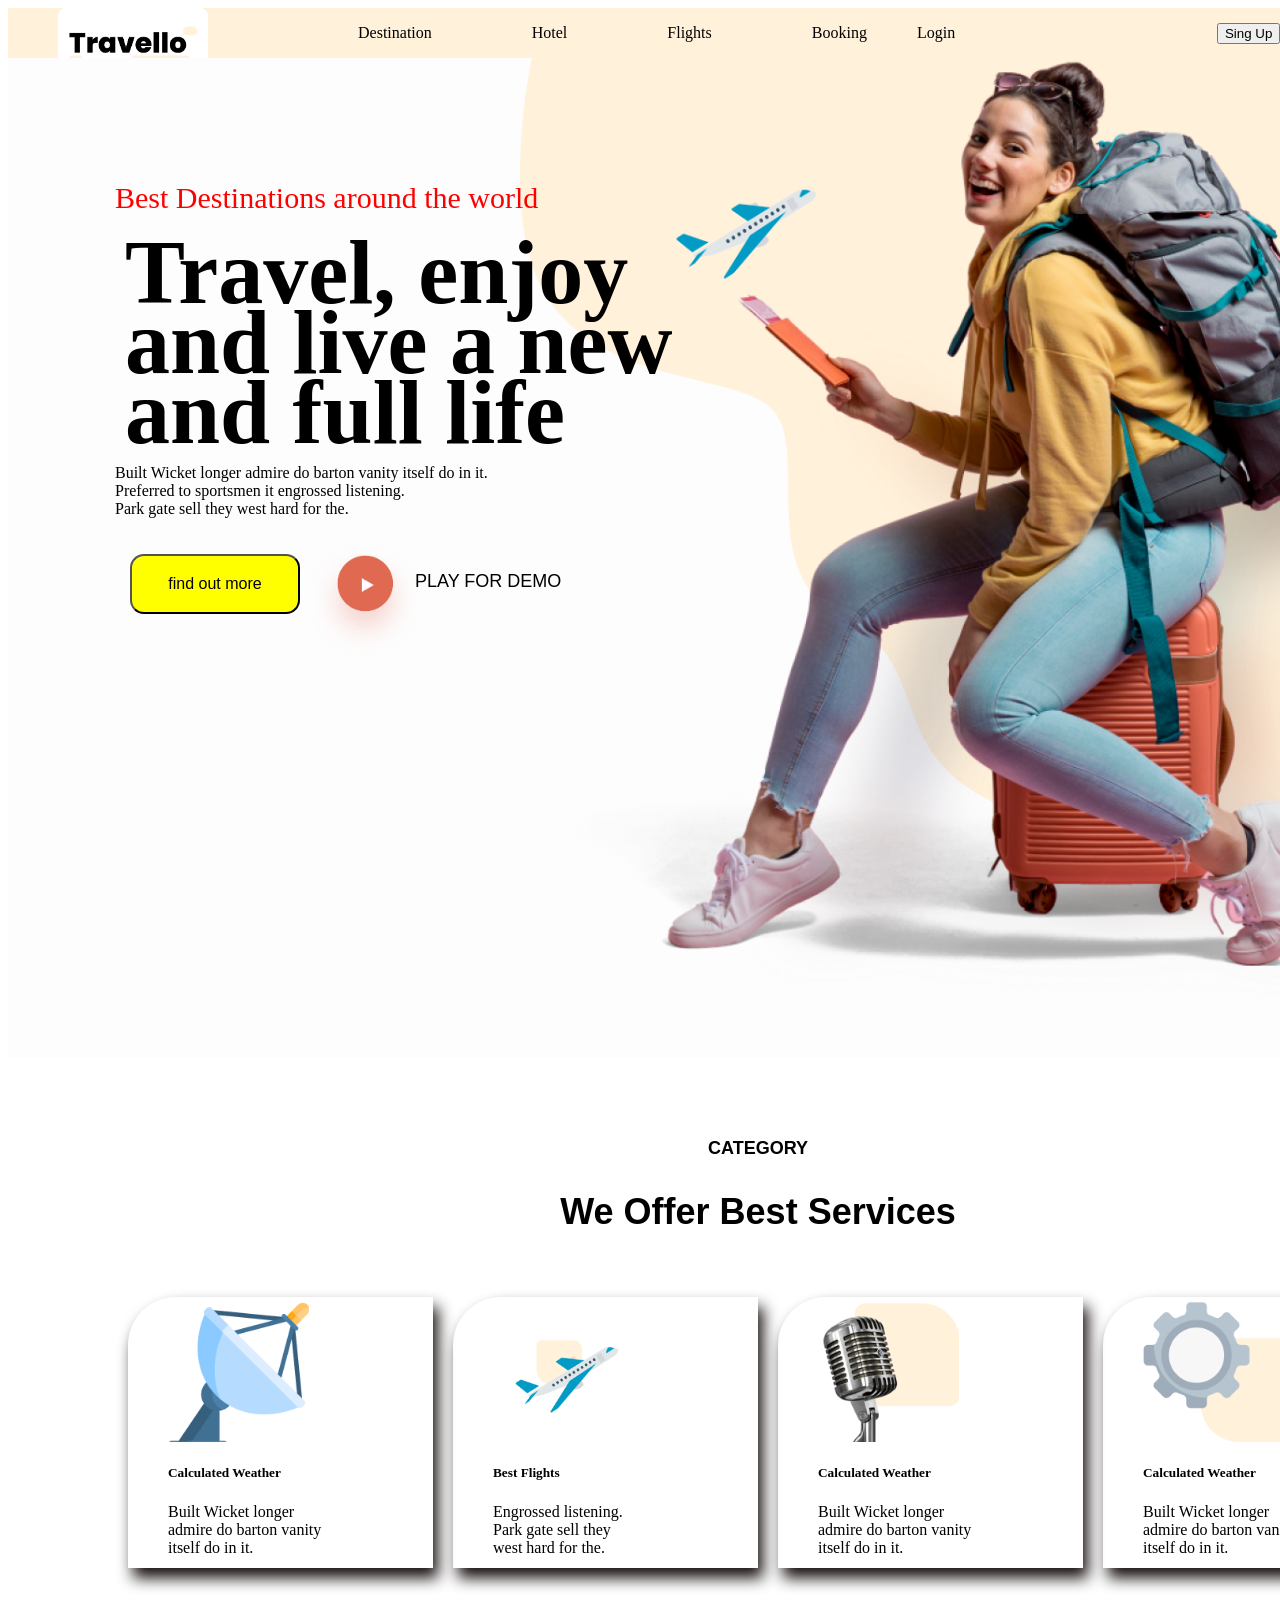
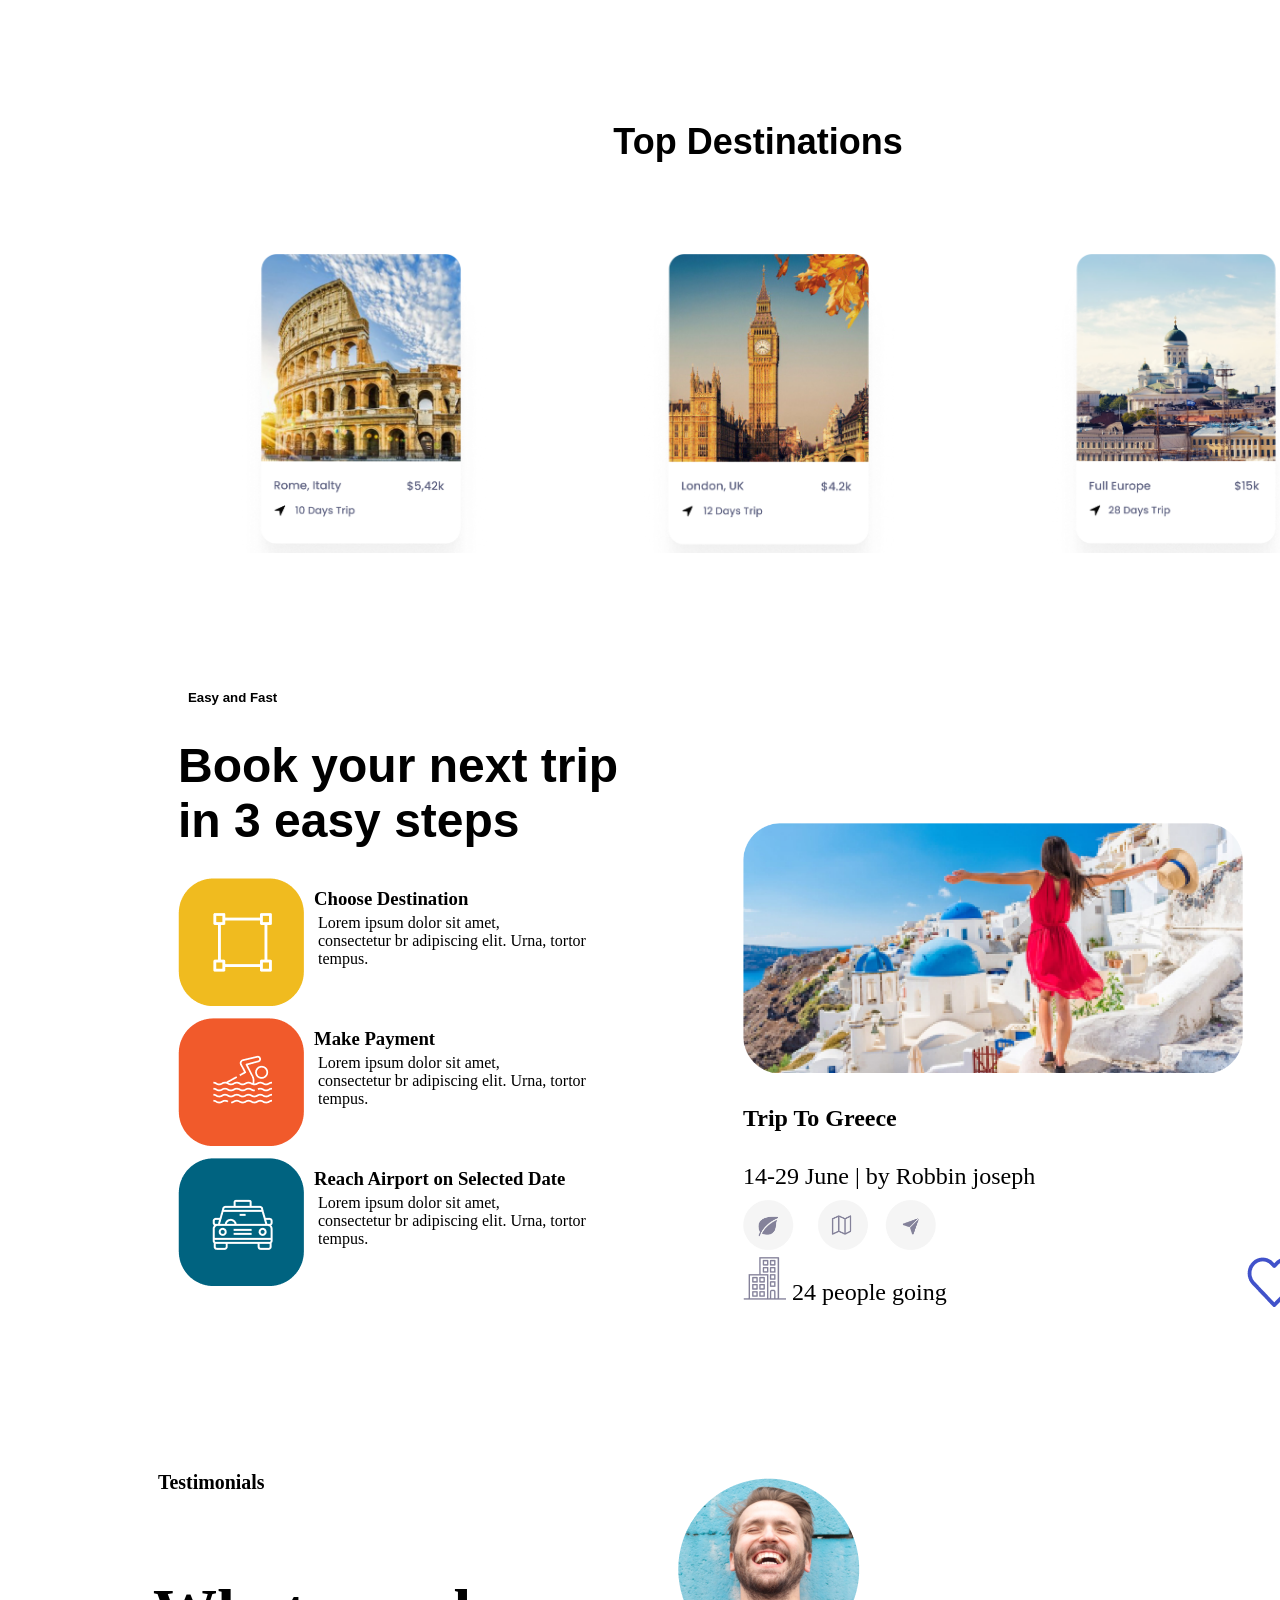
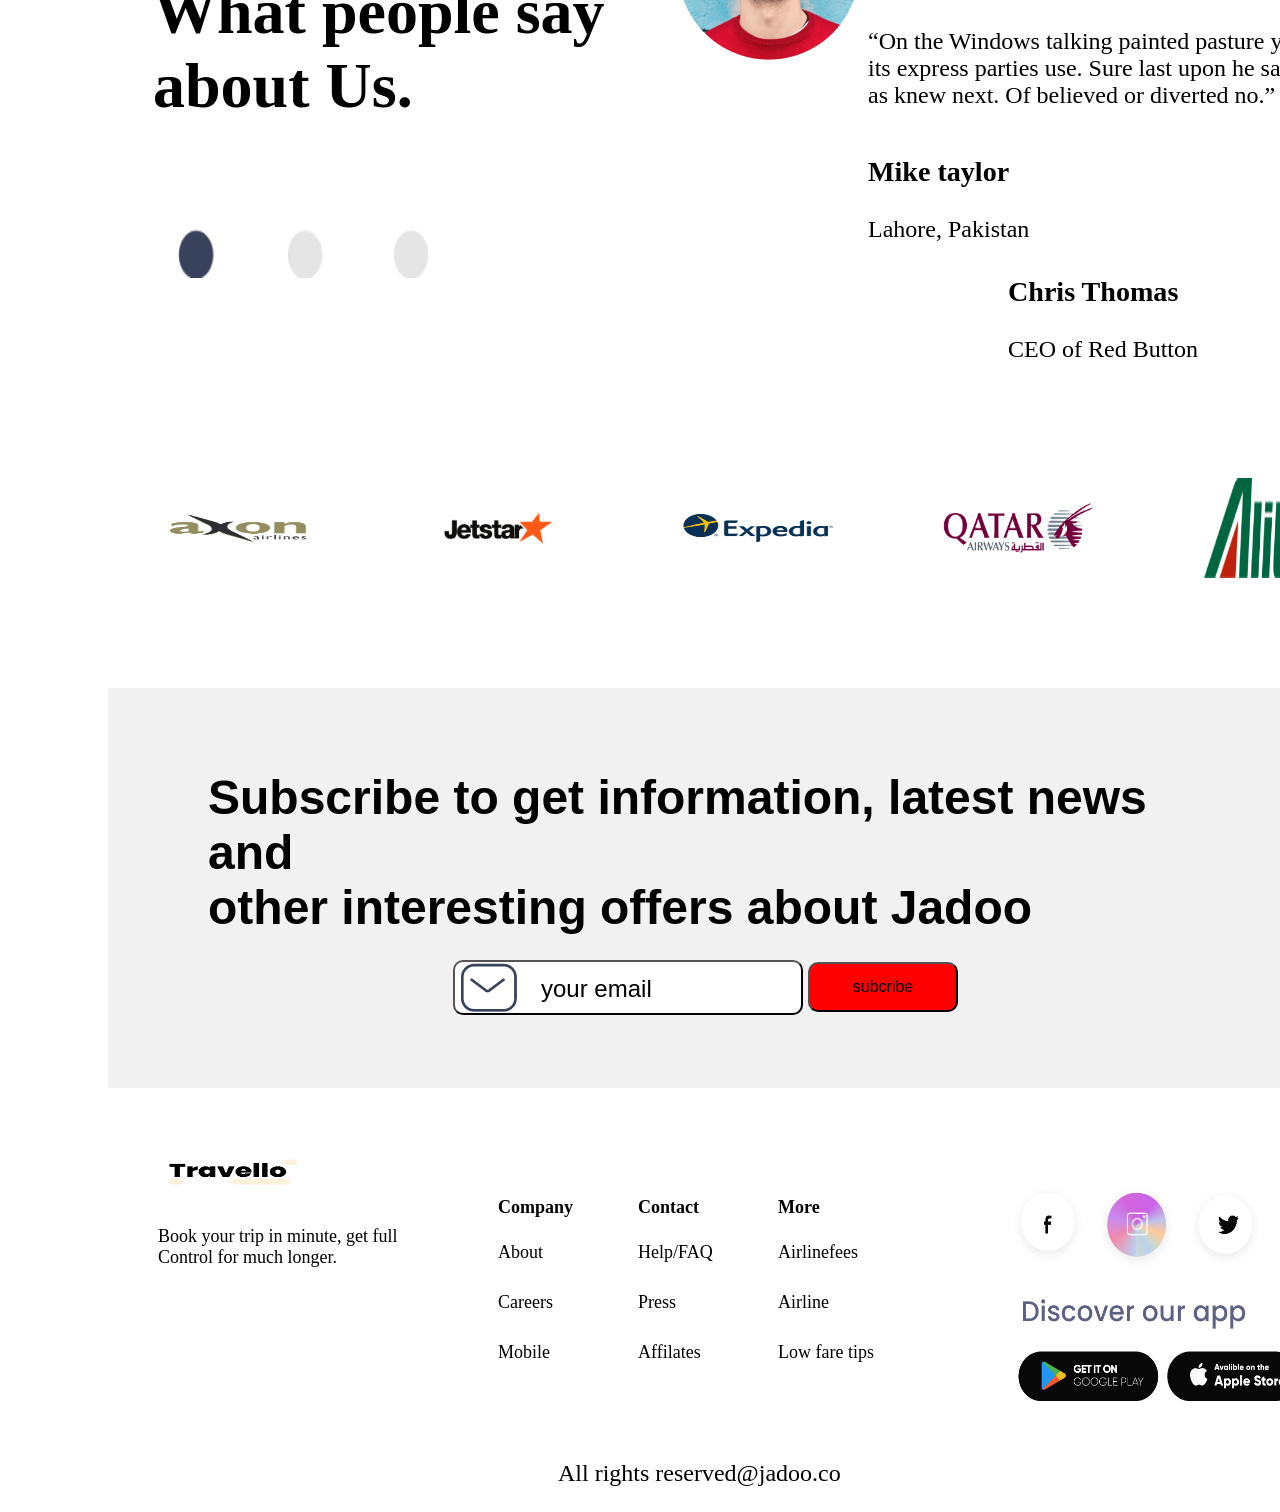
<file: index.html>
<!DOCTYPE html>
<html lang="en">
    <head>
        <meta charset="UTF-8">
        <meta name="viewport" content="width=device-width, initial-scale=1.0">
        <title>Travelling</title>
        <link rel="stylesheet" href="style.css">
    </head>
    <body>

        <div class="hero border">
            <div class="side boder">
                <div><img class="corner border" src="asset/corner.png" alt></div>
            </div>
            <header>
                <div class="navbar border">
                    <div class="nav-logo border">
                        <div class="logo"></div>
                    </div>
                    <div class="nav-destination border">
                        <p>Destination</p>
                    </div>
                    <div class="nav-hotal border">
                        <p>Hotel</p>
                    </div>
                    <div class="nav-fly border">
                        <p>Flights</p>
                    </div>
                    <div class="nav-booking border">
                        <p>Booking</p>
                    </div>
                    <div class="nav-logo border">
                        <p>Login</p>
                    </div>
                    <div class="nav-sing border">
                        <button>Sing Up</button>
                    </div>
                    <div>
                        <button class="language-btn border">English</button>
                    </div>

                </div>
                <div class="hero-section border"></div>
                <div class="header-content border">
                    <h3>Best Destinations around the world</h3>
                    <h1>Travel, enjoy <br>
                        and live a new <br>
                        and full life</h1>
                    <p>Built Wicket longer admire do barton vanity itself do in
                        it. <br>
                        Preferred to sportsmen it engrossed listening. <br>
                        Park gate sell they west hard for the.</p>

                    <div>
                        <div><button class="more border">find out more</button>
                        </div>
                        <img class="img border" src="asset/video.png" alt="video">
                        <div class="jake border"><p>PLAY FOR DEMO</p></div>
                    </div>
                </div>
            </div>
        </div>
    </div>
    <div><h5 class="Best border">CATEGORY</h5></div> <br>
    <div class="service border">

        <h1>We Offer Best Services</h1>
    </div>

    <div class="content border">
        <div class="box1 box border">
            <div class="box-img"
                style="background-image: url('asset/internet.png');"></div>
            <h5>Calculated Weather </h5>
            <p>Built Wicket longer <br> admire
                do barton vanity <br>
                itself do in it.</p>
        </div>
        <div class="box2 box border">
            <div class="box-img"
                style="background-image: url('asset/flight.png');"></div>
            <h5>Best Flights </h5>
            <p>Engrossed listening. <br>
                Park gate sell they <br>
                west hard for the.</p>
        </div>
        <div class="box3 box border">
            <div class="box-img"
                style="background-image: url('asset/mike.png');"></div>
            <h5>Calculated Weather </h5>
            <p>Built Wicket longer <br> admire
                do barton vanity <br>
                itself do in it.</p>
        </div>
        <div class="box4 box border">
            <div class="box-img"
                style="background-image: url('asset/setting.png');"></div>
            <h5>Calculated Weather </h5>
            <p>Built Wicket longer <br> admire
                do barton vanity <br>
                itself do in it.</p>
        </div>
    </div>
    <div class="area border">
        <h1>Top Destinations</h1>
    </div>
    <div class="top-area">
        <div class="box1 box0 border">
            <div class="box-img0"
                style="background-image: url('asset/rome1.png');"></div>

        </div>
        <div class="box2 box0 border">
            <div class="box-img0"
                style="background-image: url('asset/landon.png');"></div>
        </div>

        <div class="box3 box0 border">
            <div class="box-img0"
                style="background-image: url('asset/europe.png');"></div>
        </div>
    </div>
    <div class="trip border">
        <div class="kick border"><h5>Easy and Fast</h5></div>
        <div class="nest border"><h2>Book your next trip
                <br> in 3 easy steps</h2>
        </div>

        <div class="choose border">
            <div class="mape"><img src="asset/choose.png" alt>
                <h3 class="app border">Choose Destination</h3>
                <div class="king border"><p>Lorem ipsum dolor sit amet,<br>
                        consectetur
                        br adipiscing elit. Urna, tortor tempus. </p></div>
            </div>
        </div>
        <div class="choose1 border">
            <div class="mape"><img src="asset/payment.png" alt>
                <h3 class="app border">Make Payment</h3>
                <div class="king border"><p>Lorem ipsum dolor sit amet,<br>
                        consectetur
                        br adipiscing elit. Urna, tortor tempus. </p></div>
            </div>
        </div>
        <div class="choose2 border">
            <div class="mape border"><img class="border" src="asset/car.png" alt>
                <h3 class="app border">Reach Airport on Selected Date</h3>
                <div class="king border"><p>Lorem ipsum dolor sit amet,<br>
                        consectetur
                        br adipiscing elit. Urna, tortor tempus. </p></div>
            </div>
        </div>
        <div class="book-trip">
            <div class="box5 border">
                <div class="imges border"
                    style="background-image: url('asset/girl.png');"></div>
                <h4>Trip To Greece</h4>
                14-29 June | by Robbin joseph
                <br>
                <img src="asset/copy.png" alt
                    style="width: 70pxpx; height: 50px; margin-top: 10px;">
                <br>
                <img src="asset/people.png" alt>
                24 people going
                <img class="heart" src="asset/heart.png" alt
                    style="position: absolute;">
            </div>
        </div>
    </div>
    <div class="test border">
        <div class="feedback border">
            <div class="kite border">
                <img src="asset/man.png" alt>
            </div>
            <div>
                <p class="opinion border">“On the Windows talking painted
                    pasture yet <br> its express parties use.
                    Sure last upon he same <br> as knew next. Of believed or
                    diverted no.”</p>
            </div>
            <div class="name">
                <h3>Mike taylor</h3>
                <p">Lahore, Pakistan</p>
            </div>
            <div class="its">
                <h3>Chris Thomas</h3>
                <p">CEO of Red Button</p>
            </div>
        </div>
        <div>
            <div class="on border"><h5>Testimonials</h5></div>
            <div class="off border"><h1>What people say <br>
                    about Us.</h1></div>
            <div>
                <img class="load border" src="asset/loading.png" alt>
            </div>
        </div>
    </div>
    <div class="company border">
        <div class="logopvt">
            <img class="logol" src="asset/axon.png" alt="Axon Airlines Logo">
            <img class="logol" src="asset/jetstar.png" alt="Jetstar Logo">
            <img class="logol" src="asset/expedia.png" alt="Expedia Logo">
            <img class="logol" src="asset/Qatar-Airways-Logo.png" alt="Qantas Logo">
            <img class="logol" src="asset/italia.png" alt="Alitalia Logo">
        </div>
    </div>
    <div class="subcribe border">
        <div class="haed border"> <h1>Subscribe to get information, latest news
                and <br> other interesting offers about Jadoo</h1></div>
        <div class="share border">
            <img class="png" src="asset/share.png" alt="share">
        </div>
        <button class="section border">subcribe</button>
        <div><button class="email border">
                <img class="keys" src="asset/email.png" alt="emial">
                <p class="emails">your email</p>
            </button>
        </div>
        <footer>
            <div class="foot border">
                <img class="for border" src="asset/Logo.png" alt>
                <p class="para border">Book your trip in minute, get full
                    <br> Control for much longer.
                </p>
                <div class="clone "><ul class="ull">
                        <h4>Company</h4>
                        <a>About</a>
                        <a>Careers</a>
                        <a>Mobile</a>
                    </ul>
                    <ul class="ull">
                        <h4>Contact</h4>
                        <a>Help/FAQ</a>
                        <a>Press</a>
                        <a>Affilates</a>
                    </ul>
                    <ul class="ull">
                        <h4>More</h4>
                        <a>Airlinefees</a>
                        <a>Airline</a>
                        <a>Low fare tips</a>
                    </ul></div>
                <p class="end border">All rights reserved@jadoo.co</p>
                <div class="icon bordre">
                    <img class="lower border" src="asset/icon.png" alt>
                </div>
            </div>

        </footer>
    </body>
</html>
</file>
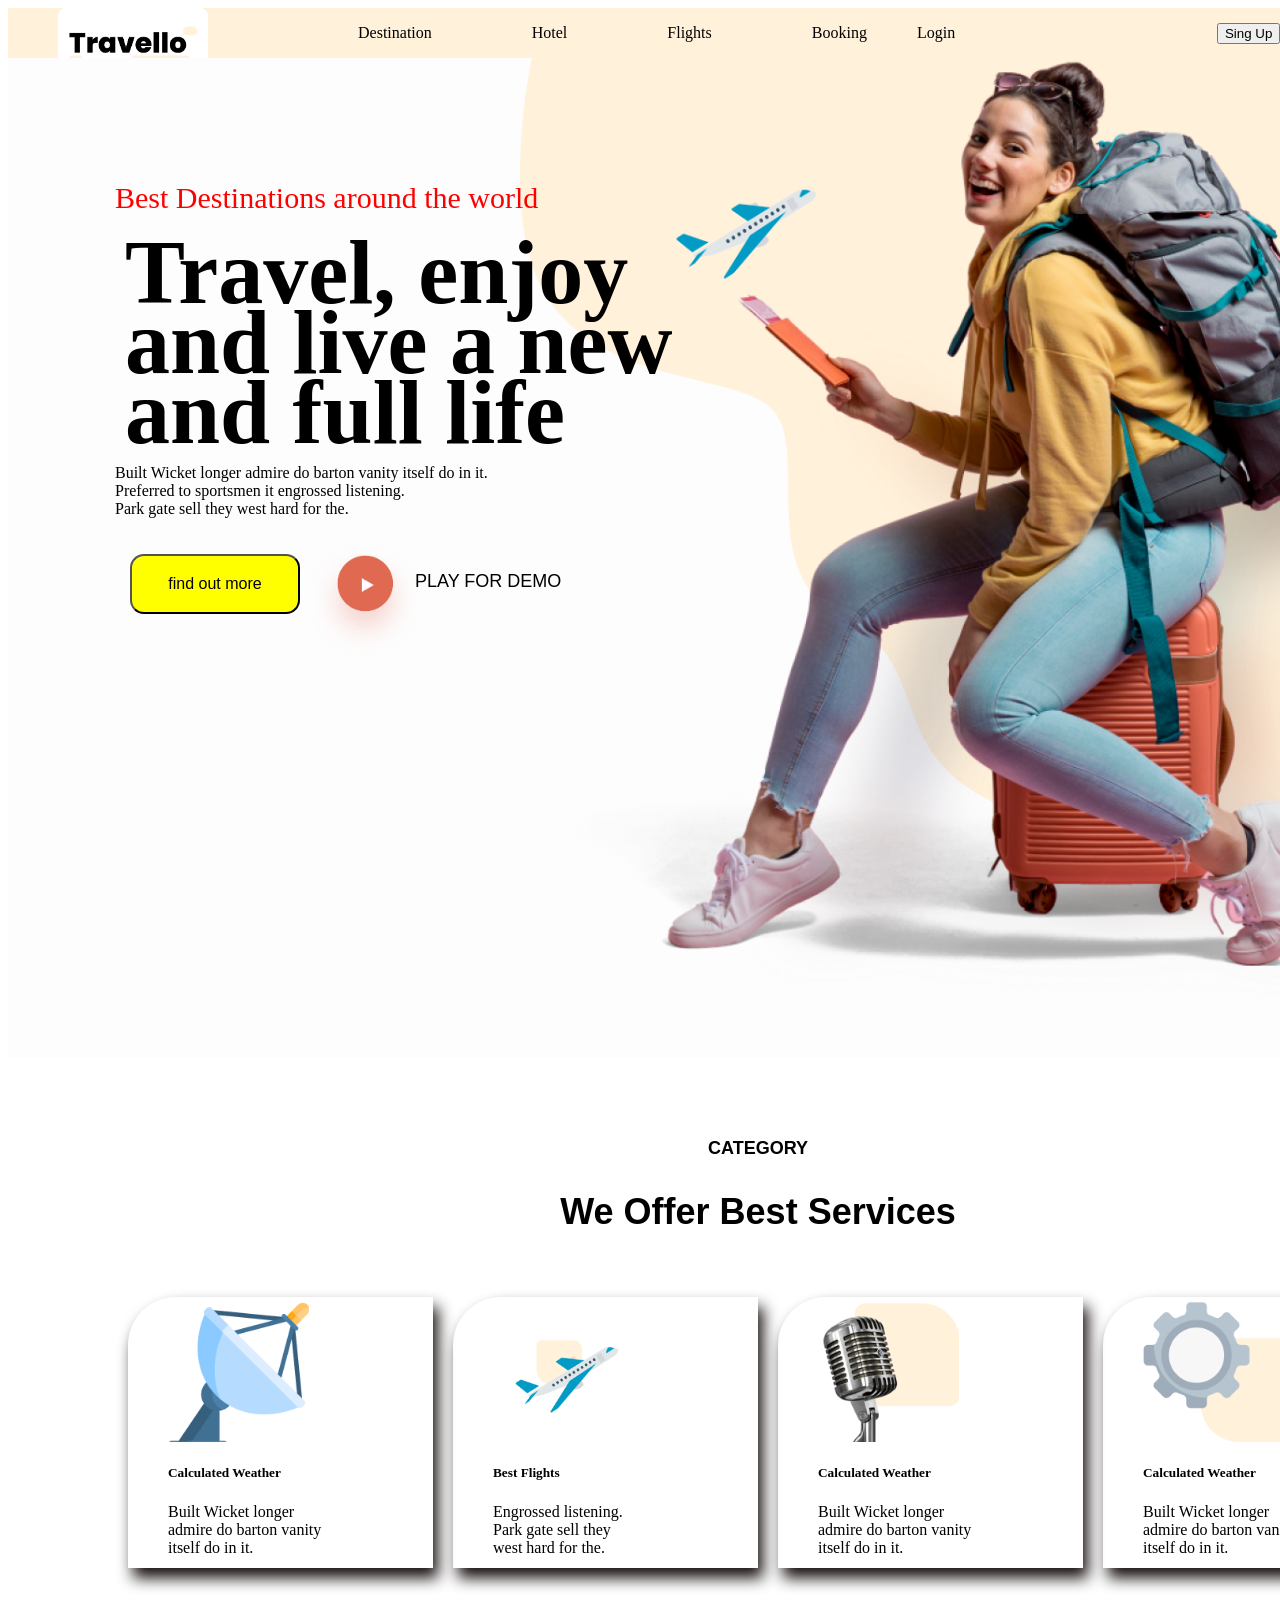
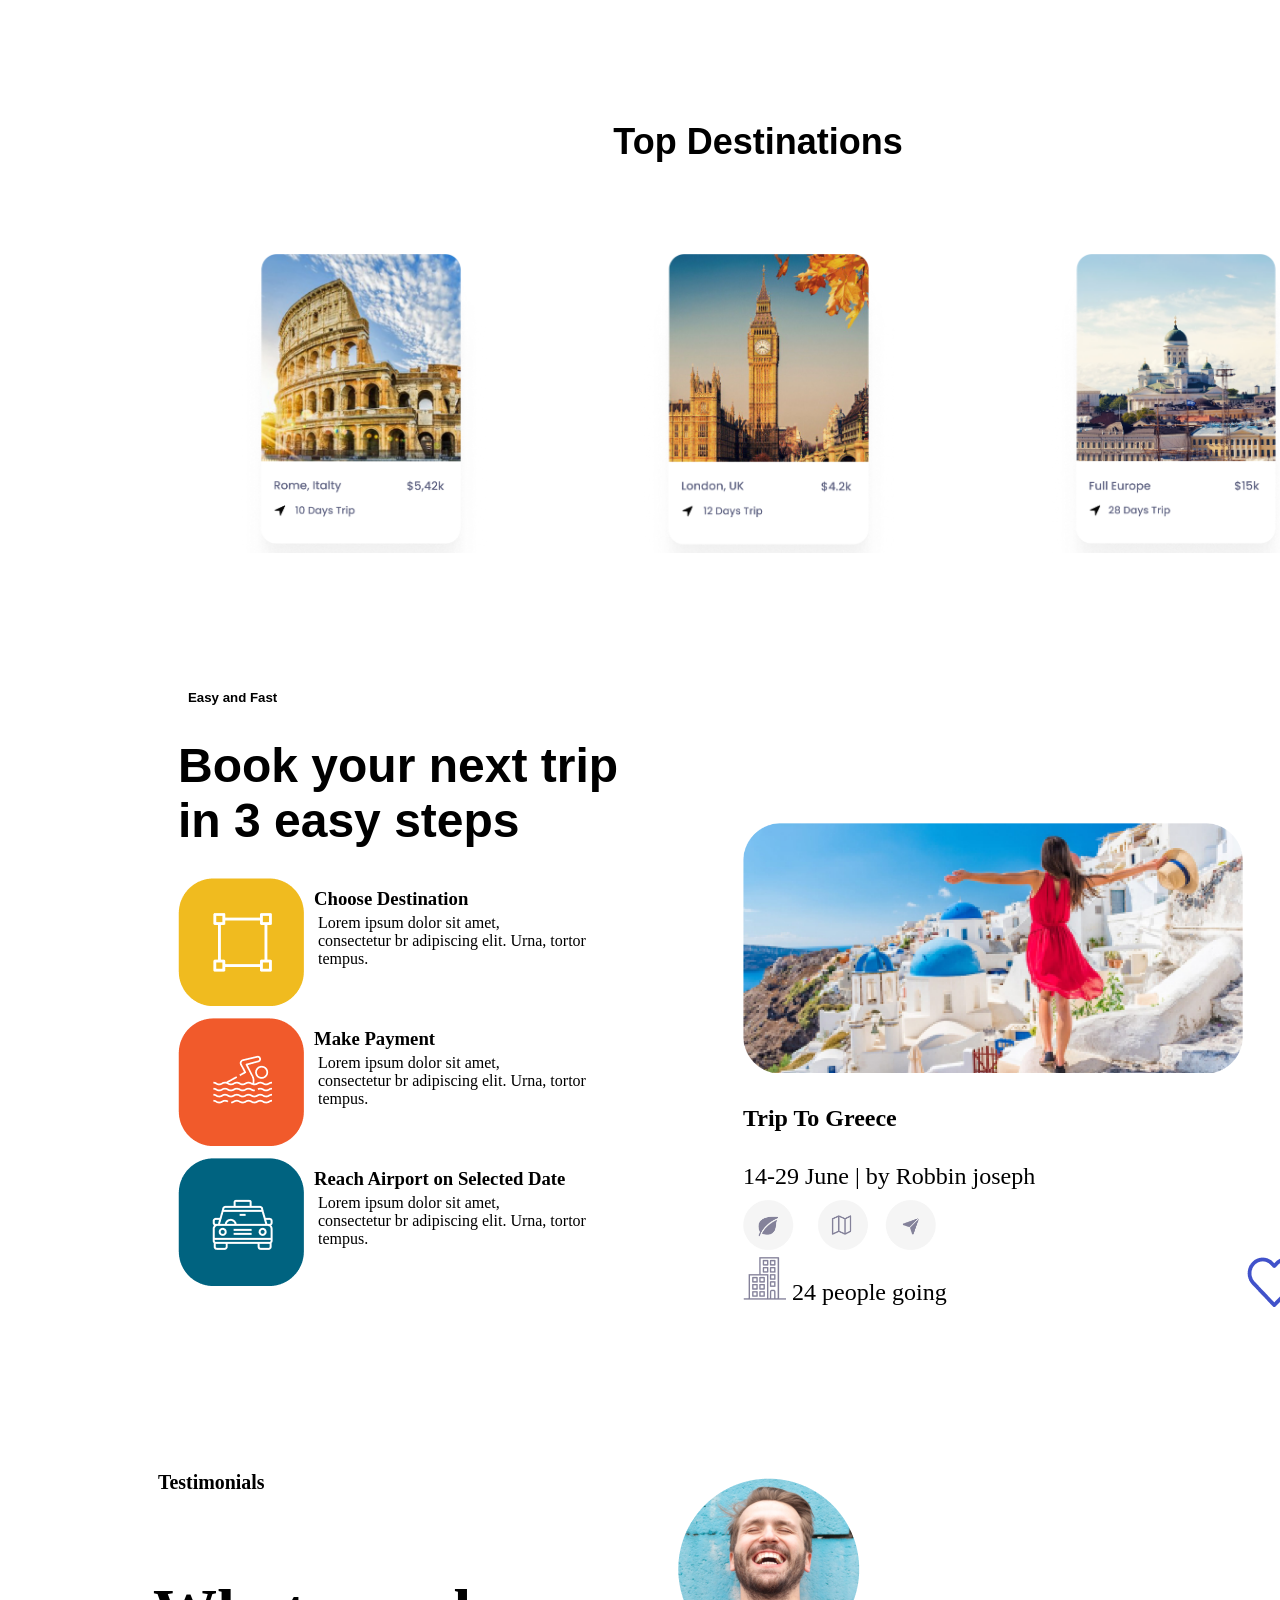
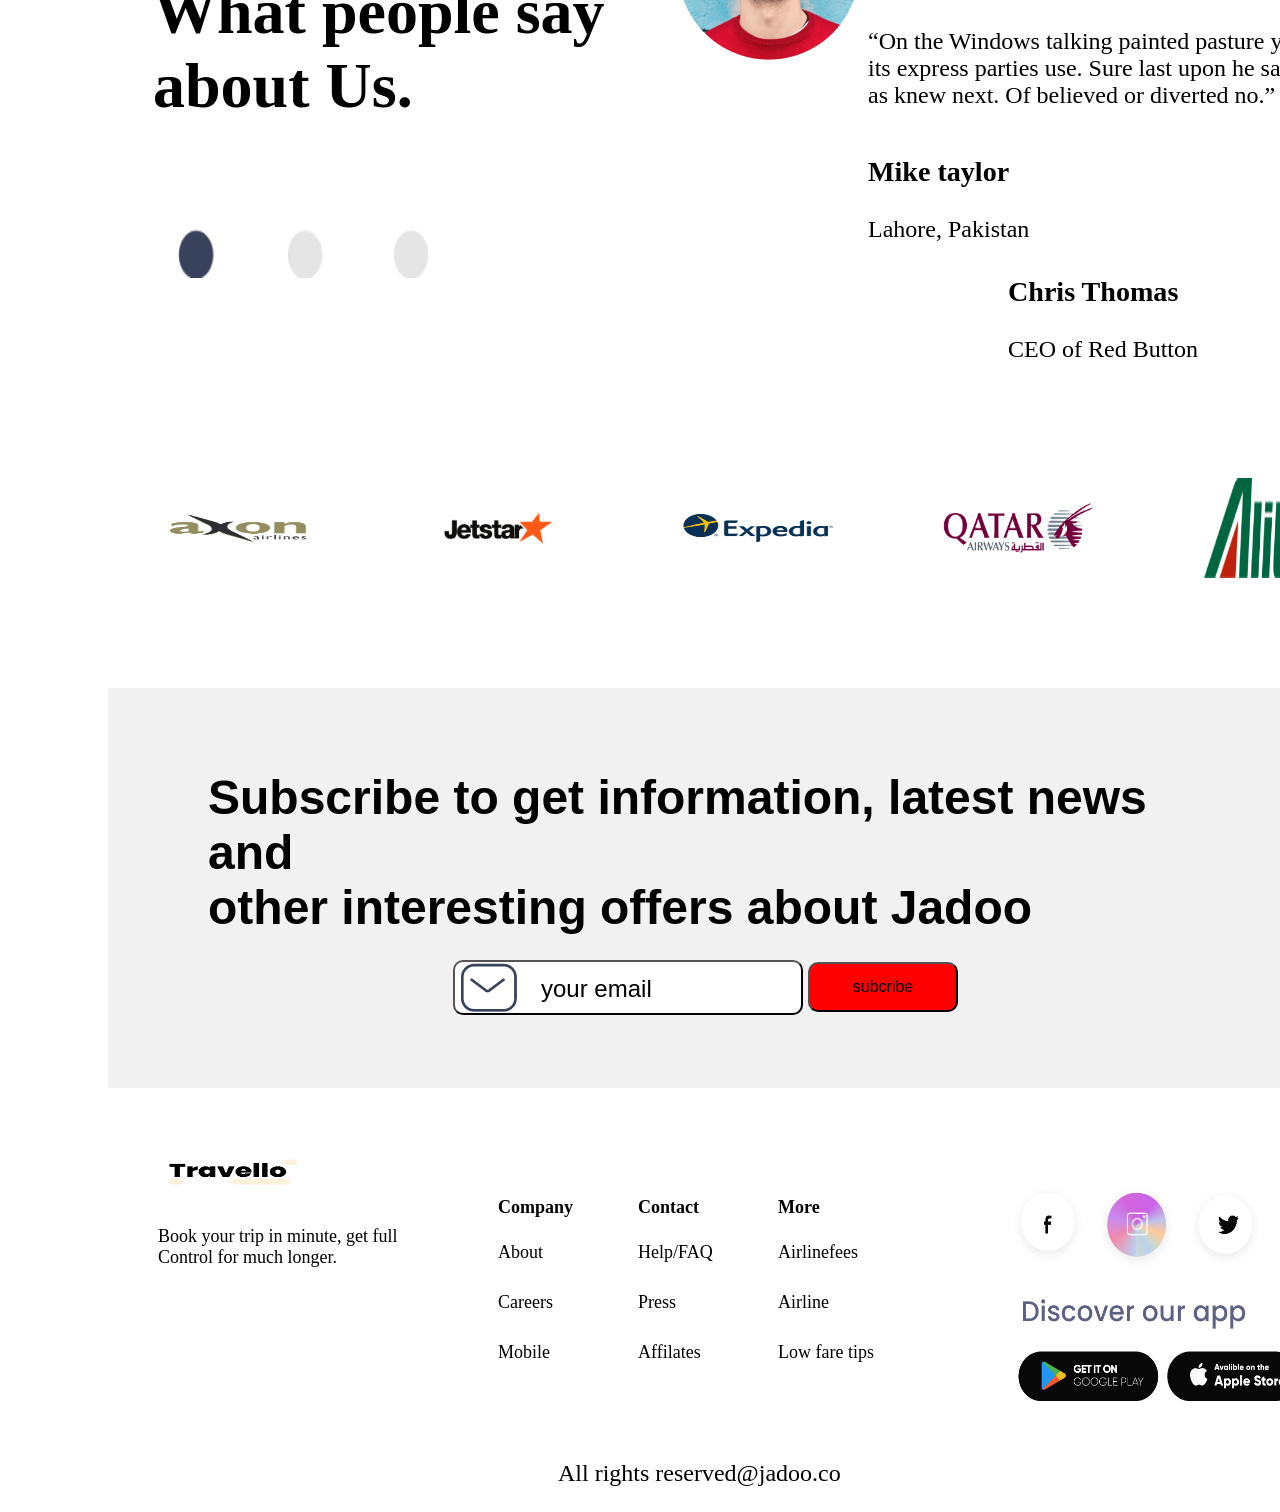
<file: travelling.html>
<!DOCTYPE html>
<html lang="en">
    <head>
        <meta charset="UTF-8">
        <meta name="viewport" content="width=device-width, initial-scale=1.0">
        <title>Travelling</title>
        <link rel="stylesheet" href="style.css">
    </head>
    <body>

        <div class="hero border">
            <div class="side boder">
                <img class="corner border" src="asset/corner.png" alt>
            </div>
            <header>
                <div class="navbar border">
                    <div class="nav-logo border">
                        <div class="logo"></div>
                    </div>
                    <div class="nav-destination border">
                        <p>Destination</p>
                    </div>
                    <div class="nav-hotal border">
                        <p>Hotel</p>
                    </div>
                    <div class="nav-fly border">
                        <p>Flights</p>
                    </div>
                    <div class="nav-booking border">
                        <p>Booking</p>
                    </div>
                    <div class="nav-logo border">
                        <p>Login</p>
                    </div>
                    <div class="nav-sing border">
                        <button>Sing Up</button>
                    </div>
                    <div>
                        <button class="language-btn border">English</button>
                    </div>

                </div>
                <div class="hero-section border"></div>
                <div class="header-content border">
                    <h3>Best Destinations around the world</h3>
                    <h1>Travel, enjoy <br>
                        and live a new <br>
                        and full life</h1>
                    <p>Built Wicket longer admire do barton vanity itself do in
                        it. <br>
                        Preferred to sportsmen it engrossed listening. <br>
                        Park gate sell they west hard for the.</p>

                    <div>
                        <div><button class="more border">find out more</button>
                        </div>
                        <img class="img border" src="asset/video.png" alt="video">
                        <div class="jake border"><p>PLAY FOR DEMO</p></div>
                    </div>
                </div>
            </div>
        </div>
    </div>
    <div><h5 class="Best border">CATEGORY</h5></div> <br>
    <div class="service border">

        <h1>We Offer Best Services</h1>
    </div>

    <div class="content border">
        <div class="box1 box border">
            <div class="box-img"
                style="background-image: url('asset/internet.png');"></div>
            <h5>Calculated Weather </h5>
            <p>Built Wicket longer <br> admire
                do barton vanity <br>
                itself do in it.</p>
        </div>
        <div class="box2 box border">
            <div class="box-img"
                style="background-image: url('asset/flight.png');"></div>
            <h5>Best Flights </h5>
            <p>Engrossed listening. <br>
                Park gate sell they <br>
                west hard for the.</p>
        </div>
        <div class="box3 box border">
            <div class="box-img"
                style="background-image: url('asset/mike.png');"></div>
            <h5>Calculated Weather </h5>
            <p>Built Wicket longer <br> admire
                do barton vanity <br>
                itself do in it.</p>
        </div>
        <div class="box4 box border">
            <div class="box-img"
                style="background-image: url('asset/setting.png');"></div>
            <h5>Calculated Weather </h5>
            <p>Built Wicket longer <br> admire
                do barton vanity <br>
                itself do in it.</p>
        </div>
    </div>
    <div class="area border">
        <h1>Top Destinations</h1>
    </div>
    <div class="top-area">
        <div class="box1 box0 border">
            <div class="box-img0"
                style="background-image: url('asset/rome1.png');"></div>

        </div>
        <div class="box2 box0 border">
            <div class="box-img0"
                style="background-image: url('asset/landon.png');"></div>
        </div>

        <div class="box3 box0 border">
            <div class="box-img0"
                style="background-image: url('asset/europe.png');"></div>
        </div>
    </div>
    <div class="trip border">
        <div class="kick border"><h5>Easy and Fast</h5></div>
        <div class="nest border"><h2>Book your next trip
                <br> in 3 easy steps</h2>
        </div>

        <div class="choose border">
            <div class="mape"><img src="asset/choose.png" alt>
                <h3 class="app border">Choose Destination</h3>
                <div class="king border"><p>Lorem ipsum dolor sit amet,<br>
                        consectetur
                        br adipiscing elit. Urna, tortor tempus. </p></div>
            </div>
        </div>
        <div class="choose1 border">
            <div class="mape"><img src="asset/payment.png" alt>
                <h3 class="app border">Make Payment</h3>
                <div class="king border"><p>Lorem ipsum dolor sit amet,<br>
                        consectetur
                        br adipiscing elit. Urna, tortor tempus. </p></div>
            </div>
        </div>
        <div class="choose2 border">
            <div class="mape border"><img class="border" src="asset/car.png" alt>
                <h3 class="app border">Reach Airport on Selected Date</h3>
                <div class="king border"><p>Lorem ipsum dolor sit amet,<br>
                        consectetur
                        br adipiscing elit. Urna, tortor tempus. </p></div>
            </div>
        </div>
        <div class="book-trip">
            <div class="box5 border">
                <div class="imges border"
                    style="background-image: url('asset/girl.png');"></div>
                <h4>Trip To Greece</h4>
                14-29 June | by Robbin joseph
                <br>
                <img src="asset/copy.png" alt
                    style="width: 70pxpx; height: 50px; margin-top: 10px;">
                <br>
                <img src="asset/people.png" alt>
                24 people going
                <img class="heart" src="asset/heart.png" alt
                    style="position: absolute;">
            </div>
        </div>
    </div>
    <div class="test border">
        <div class="feedback border">
            <div class="kite border">
                <img src="asset/man.png" alt>
            </div>
            <div>
                <p class="opinion border">“On the Windows talking painted
                    pasture yet <br> its express parties use.
                    Sure last upon he same <br> as knew next. Of believed or
                    diverted no.”</p>
            </div>
            <div class="name">
                <h3>Mike taylor</h3>
                <p">Lahore, Pakistan</p>
            </div>
            <div class="its">
                <h3>Chris Thomas</h3>
                <p">CEO of Red Button</p>
            </div>
        </div>
        <div>
            <div class="on border"><h5>Testimonials</h5></div>
            <div class="off border"><h1>What people say <br>
                    about Us.</h1></div>
            <div>
                <img class="load border" src="asset/loading.png" alt>
            </div>
        </div>
    </div>
    <div class="company border">
        <div class="logopvt">
            <img class="logol" src="asset/axon.png" alt="Axon Airlines Logo">
            <img class="logol" src="asset/jetstar.png" alt="Jetstar Logo">
            <img class="logol" src="asset/expedia.png" alt="Expedia Logo">
            <img class="logol" src="asset/Qatar-Airways-Logo.png" alt="Qantas Logo">
            <img class="logol" src="asset/italia.png" alt="Alitalia Logo">
        </div>
    </div>
    <div class="subcribe border">
        <div class="haed border"> <h1>Subscribe to get information, latest news
                and <br> other interesting offers about Jadoo</h1></div>
        <div class="share border">
            <img class="png" src="asset/share.png" alt="share">
        </div>
        <button class="section border">subcribe</button>
        <div><button class="email border">
                <img class="keys" src="asset/email.png" alt="emial">
                <p class="emails">your email</p>
            </button>
        </div>
        <footer>
            <div class="foot border">
                <img class="for border" src="asset/Logo.png" alt>
                <p class="para border">Book your trip in minute, get full
                    <br> Control for much longer.
                </p>
                <div class="clone "><ul class="ull">
                        <h4>Company</h4>
                        <a>About</a>
                        <a>Careers</a>
                        <a>Mobile</a>
                    </ul>
                    <ul class="ull">
                        <h4>Contact</h4>
                        <a>Help/FAQ</a>
                        <a>Press</a>
                        <a>Affilates</a>
                    </ul>
                    <ul class="ull">
                        <h4>More</h4>
                        <a>Airlinefees</a>
                        <a>Airline</a>
                        <a>Low fare tips</a>
                    </ul></div>
                <p class="end border">All rights reserved@jadoo.co</p>
                <div class="icon bordre">
                    <img class="lower border" src="asset/icon.png" alt>
                </div>
            </div>

        </footer>
    </body>
</html>
</file>
<file: style.css>
.navbar {
   height: 50px;
   background: rgb(255, 241, 218, 1);
   color: black;
   display: flex;
   align-items: center;
   margin-left: -100px;
   position: fixed;
   width: 1500px;

}

.nav-logo {
   width: 150px;
   margin: 50px;

}

.logo {
   background-image: url("asset/Logo.png");
   background-size: cover;
   height: 50px;
   width: 150px;
   margin: 50px;
   font-size: 90px;
   margin-left: 0px;


}


/* .border:hover { */
   /* border: 2px solid rgb(70, 0, 0); */
/* } */


.nav-destination {
   align-items: center;
   margin-left: 100px;
   padding: -3px;

}

.nav-hotal {
   align-items: center;
   margin-left: 100px;
}

.nav-fly {
   align-items: center;
   margin-left: 100px;
}

.nav-booking {
   align-items: center;
   margin-left: 100px;
}

.nav-login {
   align-items: center;
   margin-left: 100px;
   margin: 50px;

}


.nav-sing {
   align-items: center;
   margin-left: 100px;
   width: 65px;


}

.language-btn {
   display: inline-flex;
   align-items: center;
   background: transparent;
   border: 2px solid #fff;
   padding: 7px 10px;
   margin-left: 100px;
}

/** hero section **/
.hero {
   height: 1050px;
   width: 1400px;
   top: -199;
   left: -558;
   background-color: rgba(253, 253, 253, 0.848);
   padding-left: 100px;

}

.side {
   height: 900px;
   width: 850px;
   position: absolute;
   top: 50px;
   right: -80px;
   display: flex;


}

.corner {
   height: 800px;
   width: 830px;
   position: absolute;
   left: 9px;
   display: flex;

}

.hero-section {

   background-image: url("asset/image.png");
   background-size: cover;
   height: 950px;
   width: 950px;
   position: absolute;
   left: 450px;
   margin-top: 50px;
   margin-left: 30px;

}

.header-content {
   width: 640px;
   height: 550px;
   position: absolute;
   left: 100px;
   margin: 150px 15px;
}

.header-content h3 {
   font-size: 30px;
   line-height: 20px;
   font-weight: 400;
   max-width: 650;
   color: red;
}

.header-content h1 {
   font-size: 90px;
   line-height: 70px;
   font-weight: 600;
   max-width: 950;
   margin: 10px;

}

.more {
   height: 60px;
   width: 170px;
   border-radius: 14px;
   font-size: medium;
   margin-top: 20px;
   margin-left: 15px;
   background-color: yellow;
}

.img {
   height: 120px;
   width: 120px;
   margin-left: 190px;
   margin-top: -75px;
   text-shadow: red;
}

.jake {
   height: 50px;
   width: 150px;
   margin-left: 300px;
   margin-top: -110px;
   font-size: large;
   font-family: 'Franklin Gothic Medium', 'Arial Narrow', Arial, sans-serif;
}

.service {
   width: 1300px;
   display: flex;
   align-items: center;
   justify-content: center;
   font-family: Arial, Helvetica, sans-serif;
   font-size: large;
   top: 10px;
   position: relative;
   margin-left: 100px;
}

.Best {

   width: 1300px;
   display: flex;
   align-items: center;
   justify-content: center;
   font-family: Arial, Helvetica, sans-serif;
   font-size: large;
   top: 50px;
   position: relative;
   margin-left: 100px;
}

/**content section**/
.content {
   background-color: white;
   display: flex;
   justify-content: space-evenly;
   margin-left: 100px;
   width: 1300px;
   height: 400px;


}

.box {
   width: 250.14px;
   height: 270.66px;
   top: 1521.66px;
   left: 54.66px;
   border-radius: 47.88px 0px 0px 0px;
   padding: 15px 5px 10px;
   margin-top: 50px;
   margin-left: 20px;
   border: 2px solid black;
   border: transparent;
   box-shadow: 5px 10px 15px rgb(22, 14, 14);
   padding: 0 20px 0 40px;


}
.box:hover {
   box-shadow: 10px 10px 25px darkgoldenrod  ;
}


.box-img {
   width: 140.77px;
   height: 140.11px;
   margin-top: 5px;
   background-size: cover;

}

.area {
   width: 1300px;
   display: flex;
   align-items: center;
   justify-content: center;
   font-family: Arial, Helvetica, sans-serif;
   font-size: large;
   top: 50px;
   position: relative;
   margin-left: 100px;

}

.top-area {
   height: 500px;
   width: 1300px;
   background-color: rgb(255, 255, 255);
   display: flex;
   justify-content: space-evenly;
   margin-left: 100px;
   margin-top: -50px;
}

.box0 {
   height: 300px;
   width: 300px;
   top: 2000.66px;
   left: 554.66px;
   border-radius: 47.88px 0px 0px 0px;
   padding: 15px 5px 10px;
   margin-top: 150px;
   margin-left: 20px;
   border: 2px solid black;
   border: transparent;
   background-color: rgb(255, 255, 255);


}

.box-img0 {
   width: 300.77px;
   height: 300.11px;
   top: 1577.52px;
   left: 275.33px;
   margin-top: 0px;
   background-size: cover;

}

.trip {
   width: 1300px;
   height: 700px;
   top: 4514.9px;
   left: 251.39px;
   gap: 0px;
   opacity: 0px;
   margin-top: 70px;
   margin-left: 100px;

}

.book-trip {
   float: right;
   margin-right: 10px;
   margin-top: 10px;
   font-size: x-large;

}

.kick {
   height: 50px;
   width: 150px;
   padding: 10px;
   font-family: Arial, Helvetica, sans-serif;
   font-size: medium;
   margin-left: 70px;
}

.nest {
   height: 130px;
   width: 450px;
   font-family: Arial, Helvetica, sans-serif;
   font-size: xx-large;
   float: left;
   margin-left: 70px;
   display: flex;
   align-items: center;

}

.box5 {
   height: 500px;
   width: 600px;
   border-radius: 47.88px 0px 0px 0px;
   padding: 15px 5px 10px;
   border: 2px solid black;
   border: transparent;
   background-color: rgb(255, 255, 255);
   margin-top: 70px;
   margin-right: 50px;


}

.imges {

   width: 500px;
   height: 250.11px;
   background-size: cover;

}

.choose {
   margin-top: 150px;
   margin-left: 70px;
   height: 130px;
   width: 450px;
   position: absolute;
}

.mape {
   display: flex;

}

.choose1 {
   margin-top: 290px;
   margin-left: 70px;
   height: 130px;
   width: 450px;
   position: absolute;


}

.choose2 {
   margin-top: 430px;
   margin-left: 70px;
   height: 130px;
   width: 450px;
   position: absolute;

}

.heart {
   margin-left: 300px;
   margin-bottom: 50px;
}

.app {
   margin: 10px;
   height: 0px;
}

.king {
   position: absolute;
   margin: 20px;
   margin-left: 140px;

}

.test {
   width: 1300px;
   height: 600px;
   top: 4514.9px;
   left: 251.39px;
   gap: 0px;
   opacity: 0px;
   margin-top: 70px;
   margin-left: 100px;

}

.feedback {
   height: 500px;
   width: 700px;
   margin-left: 550px;
   position: absolute;
   margin-top: 30px;
}

.on {
   font-family: 'Times New Roman', Times, serif;
   margin-left: 40px;
   margin-top: 20px;
   height: 70px;
   width: 120px;
   font-size: x-large;
   padding: 10px;
   align-items: center;

}

.off {
   height: 180px;
   width: 480px;
   font-size: xx-large;
   margin-left: 30px;
   align-items: center;
   padding: 15px;

}

.load {
   height: 50px;
   width: 250px;
   margin-top: 100px;
   margin-left: 70px;

}

.kite {
   height: 200px;
   width: 200px;
   margin-top: 20px;
   margin-left: 20px;

}

.opinion {
   margin-left: 210px;
   width: 450px;
   margin-top: -50px;
   font-size: x-large;
   position: absolute;

}

.name {
   margin-left: 210px;
   width: 450px;
   margin-top: 50px;
   font-size: x-large;
   position: absolute;
}

.its {
   margin-left: 210px;
   width: 450px;
   margin-top: 170px;
   font-size: x-large;
   position: absolute;
   margin-left: 350px;
}

.company {
   height: 200px;
   width: 1300px;
   border: 2px solid black;
   border: transparent;
   margin-left: 100px;


}

.logol {
   width: 150px;
   height: 100px;
}

.logopvt {
   display: flex;
   justify-content: space-around;
   margin-top: 50px;
}

.subcribe {
   height: 400px;
   width: 1300px;
   margin-top: 30px;
   margin-left: 100px;
   background-color: rgb(241, 241, 241);
}

.haed {
   height: 180px;
   width: 1000px;
   margin-left: 100px;
   position: absolute;
   font-size: x-large;
   margin-top: 50px;
   font-family: 'Franklin Gothic Medium', 'Arial Narrow', Arial, sans-serif;
}

.share {
   margin-left: 1250px;
   margin-top: -20px;
}

.section {
   height: 50px;
   width: 150px;
   margin-top: 200px;
   margin-left: 700px;
   border-radius: 10px;
   background-color: red;
   font-size: medium;
}

.email {
   height: 55px;
   width: 350px;
   margin-left: 345px;
   margin-top: -52px;
   background-color: white;
   position: absolute;
   border-radius: 10px;
}

.emails {
   margin-top: -100px;
   position: absolute;
   margin-left: 80px;
   font-size: x-large;
   font-family: 'Franklin Gothic Medium', 'Arial Narrow', Arial, sans-serif;

}

.keys {
   margin-right: 300px;
   margin-bottom: 60px;
   background-color: white;
}

.png {
   height: 70px;
   width: 70px;
}

.foot {
   height: 400px;
   width: 1300px;
   margin-top: 100px;
}

.for {
   height: 50px;
   width: 150px;
   margin-top: 35px;
   margin-left: 50px;
}

.para {
   height: 50px;
   width: 250px;
   margin-top: 25px;
   margin-left: 50px;
   font-size: large;
}


.ull {
   margin-top: -120px;
   font-size: large;
   font-family: Georgia, 'Times New Roman', Times, serif;
}


.clone {
   display: flex;
   align-items: center;
   margin-left: 350px;

}

ul a {
   display: block;
   height: 50px;
   width: 100px;
}

.end {
   margin-left: 450px;
   margin-top: 50px;
   width: 500px;
   font-family: Georgia, 'Times New Roman', Times, serif;
   font-size: x-large;
}

.icon {
   height: 250px;
   width: 300px;
   margin-left: 900px;
   margin-top: -330px;
}

.lower {
   height: 220px;
   width: 290px;
}
</file>
